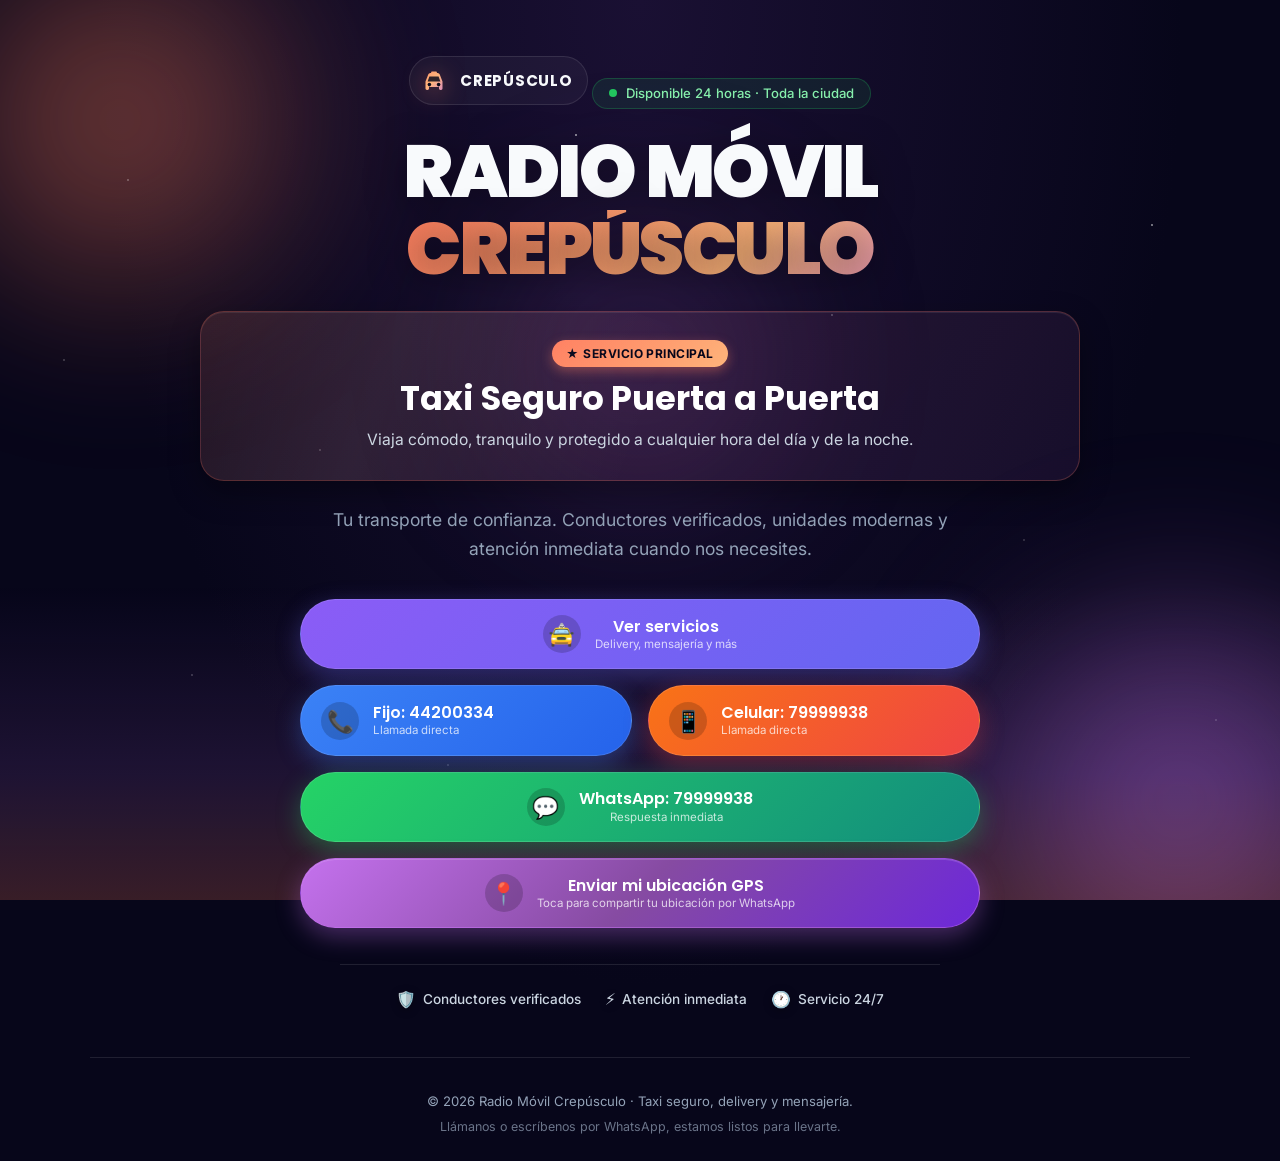
<file: index.html>
<!DOCTYPE html>
<html lang="es">
<head>
    <meta charset="UTF-8">
    <meta name="viewport" content="width=device-width, initial-scale=1.0">
    <title>Radio Móvil Crepúsculo — Taxi Seguro 24/7</title>
    <meta name="description" content="Radio Móvil Crepúsculo: taxi seguro puerta a puerta, delivery, mensajería y más. Disponible 24 horas, toda la ciudad.">
    <!-- Fuentes -->
    <link rel="preconnect" href="https://fonts.googleapis.com">
    <link rel="preconnect" href="https://fonts.gstatic.com" crossorigin>
    <link href="https://fonts.googleapis.com/css2?family=Poppins:wght@300;400;500;600;700;800;900&family=Inter:wght@400;500;600&display=swap" rel="stylesheet">
    <link rel="stylesheet" href="styles.css">
</head>
<body>

    <!-- Fondo atmosférico: gradiente crepúsculo + orbes + estrellas -->
    <div class="sky-bg" aria-hidden="true">
        <div class="orb orb-1"></div>
        <div class="orb orb-2"></div>
        <div class="orb orb-3"></div>
        <div class="stars"></div>
        <div class="dusk-horizon"></div>
    </div>

    <header class="hero-section">
        <div class="hero-content">

            <!-- Logo / Marca -->
            <div class="brand">
                <div class="brand-mark" aria-hidden="true">
                    <svg viewBox="0 0 48 48" fill="none" xmlns="http://www.w3.org/2000/svg">
                        <defs>
                            <linearGradient id="taxiGrad" x1="0" y1="0" x2="48" y2="48" gradientUnits="userSpaceOnUse">
                                <stop stop-color="#ff7e5f"/>
                                <stop offset="0.5" stop-color="#feb47b"/>
                                <stop offset="1" stop-color="#c471ed"/>
                            </linearGradient>
                        </defs>
                        <path d="M12 26L16 16C16.6 14.8 17.8 14 19.2 14H28.8C30.2 14 31.4 14.8 32 16L36 26V36C36 37.1 35.1 38 34 38H33C31.9 38 31 37.1 31 36V34H17V36C17 37.1 16.1 38 15 38H14C12.9 38 12 37.1 12 36V26Z" fill="url(#taxiGrad)"/>
                        <path d="M21 12H27C27.6 12 28 12.4 28 13V15H20V13C20 12.4 20.4 12 21 12Z" fill="url(#taxiGrad)"/>
                        <circle cx="17.5" cy="30.5" r="2.5" fill="#0a0a1a"/>
                        <circle cx="30.5" cy="30.5" r="2.5" fill="#0a0a1a"/>
                        <path d="M15 26H33L30.5 19H17.5L15 26Z" fill="#0a0a1a" opacity="0.85"/>
                    </svg>
                </div>
                <span class="brand-name">Crepúsculo</span>
            </div>

            <!-- Badge disponible 24/7 -->
            <div class="availability">
                <span class="pulse-dot"></span>
                <span>Disponible 24 horas · Toda la ciudad</span>
            </div>

            <h1 class="modern-title">
                Radio Móvil<br>
                <span class="gradient-text">Crepúsculo</span>
            </h1>

            <!-- Servicio Principal destacado -->
            <div class="main-service">
                <span class="badge">★ Servicio Principal</span>
                <h2>Taxi Seguro Puerta a Puerta</h2>
                <p class="main-service-desc">Viaja cómodo, tranquilo y protegido a cualquier hora del día y de la noche.</p>
            </div>

            <p class="subtitle">Tu transporte de confianza. Conductores verificados, unidades modernas y atención inmediata cuando nos necesites.</p>

            <!-- Botones de Acción -->
            <div class="contact-container">
                <a href="services.html" class="btn btn-services">
                    <span class="btn-icon">🚖</span>
                    <span class="btn-text">
                        <span class="btn-label">Ver servicios</span>
                        <span class="btn-sub">Delivery, mensajería y más</span>
                    </span>
                </a>

                <a href="tel:44200334" class="btn btn-phone">
                    <span class="btn-icon">📞</span>
                    <span class="btn-text">
                        <span class="btn-label">Fijo: 44200334</span>
                        <span class="btn-sub">Llamada directa</span>
                    </span>
                </a>

                <a href="tel:79999938" class="btn btn-mobile-call">
                    <span class="btn-icon">📱</span>
                    <span class="btn-text">
                        <span class="btn-label">Celular: 79999938</span>
                        <span class="btn-sub">Llamada directa</span>
                    </span>
                </a>

                <a href="https://wa.me/59179999938?text=Hola%20Radio%20Móvil%20Crepúsculo,%20deseo%20solicitar%20un%20móvil." target="_blank" rel="noopener" class="btn btn-whatsapp">
                    <span class="btn-icon">💬</span>
                    <span class="btn-text">
                        <span class="btn-label">WhatsApp: 79999938</span>
                        <span class="btn-sub">Respuesta inmediata</span>
                    </span>
                </a>

                <!-- Botón GPS: funciona en smartphone (GPS real) y PC (geolocalización del navegador) -->
                <button type="button" id="gpsBtn" class="btn btn-gps" aria-live="polite">
                    <span class="btn-icon" id="gpsBtnIcon">📍</span>
                    <span class="btn-text">
                        <span class="btn-label" id="gpsBtnLabel">Enviar mi ubicación GPS</span>
                        <span class="btn-sub" id="gpsBtnSub">Toca para compartir tu ubicación por WhatsApp</span>
                    </span>
                </button>
            </div>

            <!-- Mensaje de estado del GPS (feedback inline) -->
            <div id="gpsStatus" class="gps-status" role="status" hidden></div>

            <!-- Franja de confianza -->
            <div class="trust-strip">
                <div class="trust-item">
                    <span class="trust-icon">🛡️</span>
                    <span>Conductores verificados</span>
                </div>
                <div class="trust-item">
                    <span class="trust-icon">⚡</span>
                    <span>Atención inmediata</span>
                </div>
                <div class="trust-item">
                    <span class="trust-icon">🕐</span>
                    <span>Servicio 24/7</span>
                </div>
            </div>

        </div>
    </header>

    <footer class="site-footer">
        <p>© <span id="year"></span> Radio Móvil Crepúsculo · Taxi seguro, delivery y mensajería.</p>
        <p class="footer-tag">Llámanos o escríbenos por WhatsApp, estamos listos para llevarte.</p>
    </footer>

    <script src="main.js" defer></script>

</body>
</html>
</file>
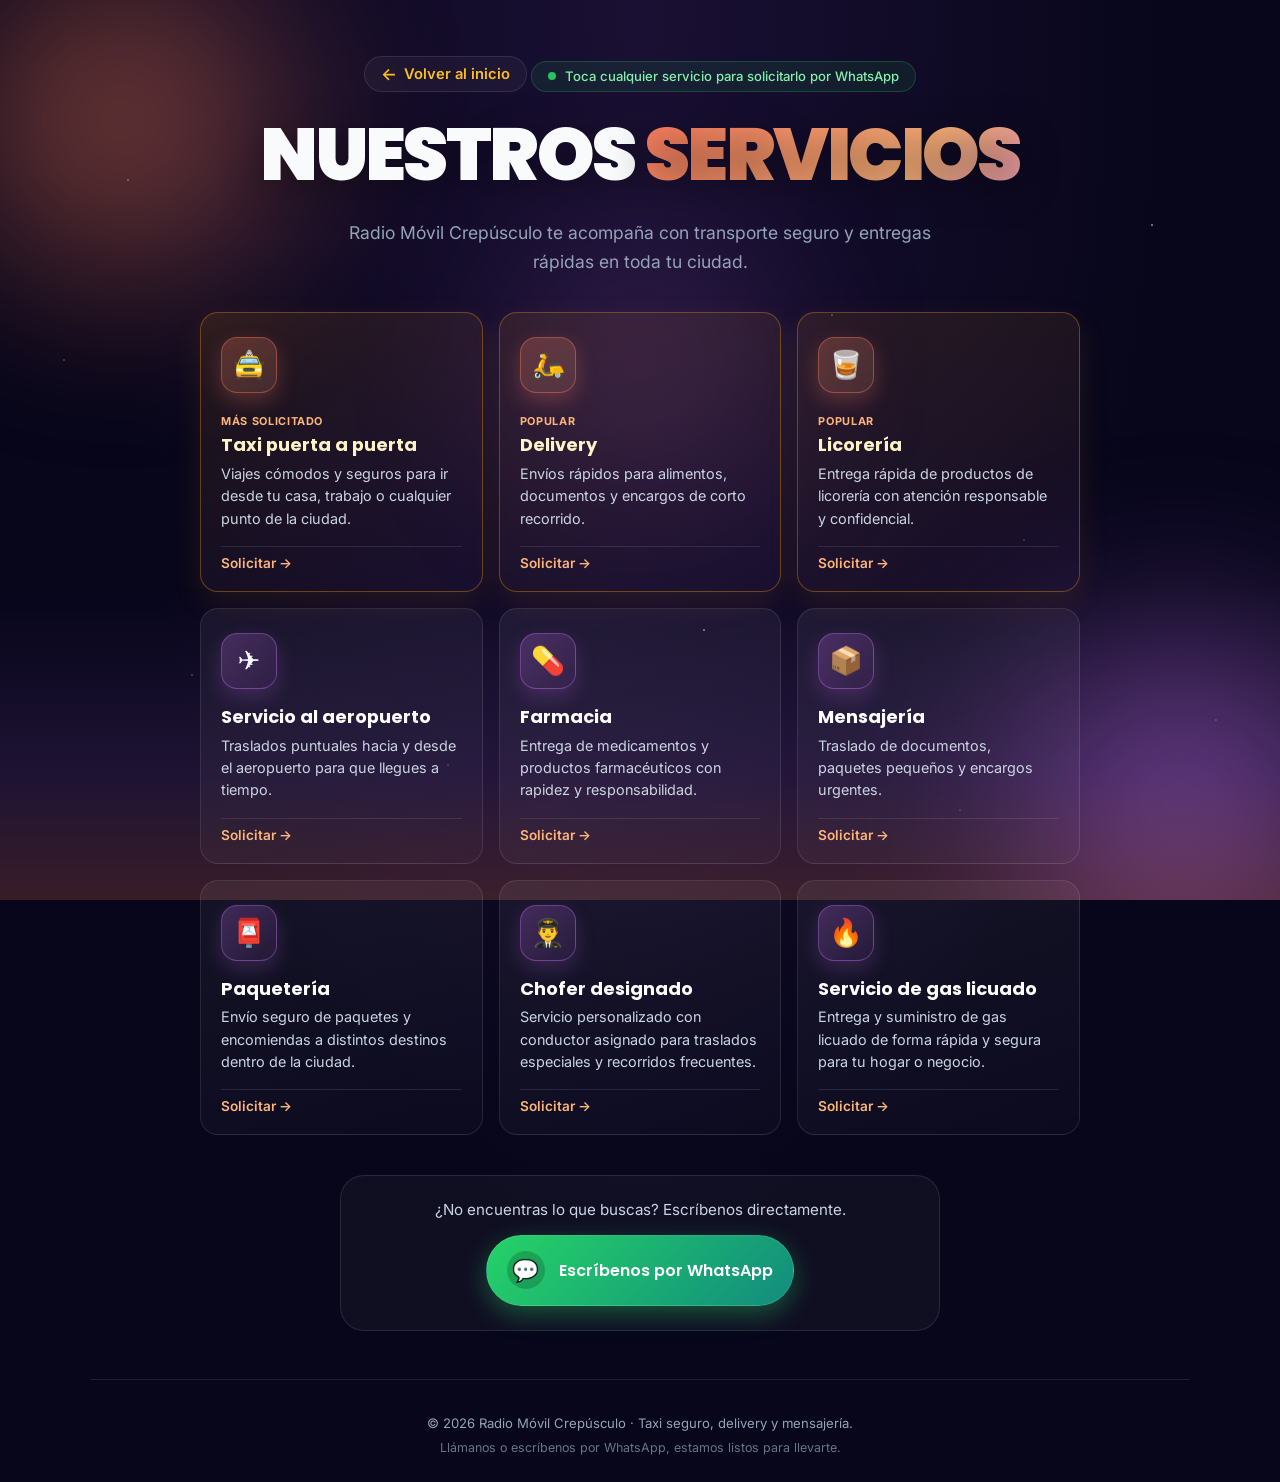
<file: services.html>
<!DOCTYPE html>
<html lang="es">
<head>
    <meta charset="UTF-8">
    <meta name="viewport" content="width=device-width, initial-scale=1.0">
    <title>Servicios — Radio Móvil Crepúsculo</title>
    <meta name="description" content="Servicios de Radio Móvil Crepúsculo: taxi puerta a puerta, delivery, mensajería, paquetería, aeropuerto, chofer designado y más.">
    <link rel="preconnect" href="https://fonts.googleapis.com">
    <link rel="preconnect" href="https://fonts.gstatic.com" crossorigin>
    <link href="https://fonts.googleapis.com/css2?family=Poppins:wght@300;400;500;600;700;800;900&family=Inter:wght@400;500;600&display=swap" rel="stylesheet">
    <link rel="stylesheet" href="styles.css">
</head>
<body>

    <!-- Fondo atmosférico -->
    <div class="sky-bg" aria-hidden="true">
        <div class="orb orb-1"></div>
        <div class="orb orb-2"></div>
        <div class="orb orb-3"></div>
        <div class="stars"></div>
        <div class="dusk-horizon"></div>
    </div>

    <header class="hero-section services-hero">
        <div class="hero-content">

            <a href="index.html" class="back-link">
                <span class="back-arrow">←</span> Volver al inicio
            </a>

            <div class="availability">
                <span class="pulse-dot"></span>
                <span>Toca cualquier servicio para solicitarlo por WhatsApp</span>
            </div>

            <h1 class="modern-title">
                Nuestros <span class="gradient-text">Servicios</span>
            </h1>

            <p class="subtitle">Radio Móvil Crepúsculo te acompaña con transporte seguro y entregas rápidas en toda tu ciudad.</p>

            <div class="services-grid">

                <a href="https://wa.me/59179999938?text=Hola,%20necesito%20solicitar%20un%20Taxi%20puerta%20a%20puerta" target="_blank" rel="noopener" class="service-card service-link featured-service">
                    <div class="service-icon-wrap icon-orange">🚖</div>
                    <div class="service-body">
                        <span class="service-tag">Más solicitado</span>
                        <h3>Taxi puerta a puerta</h3>
                        <p>Viajes cómodos y seguros para ir desde tu casa, trabajo o cualquier punto de la ciudad.</p>
                    </div>
                    <span class="service-cta">Solicitar →</span>
                </a>

                <a href="https://wa.me/59179999938?text=Hola,%20necesito%20solicitar%20un%20Delivery" target="_blank" rel="noopener" class="service-card service-link featured-service">
                    <div class="service-icon-wrap icon-orange">🛵</div>
                    <div class="service-body">
                        <span class="service-tag">Popular</span>
                        <h3>Delivery</h3>
                        <p>Envíos rápidos para alimentos, documentos y encargos de corto recorrido.</p>
                    </div>
                    <span class="service-cta">Solicitar →</span>
                </a>

                <a href="https://wa.me/59179999938?text=Hola,%20necesito%20solicitar%20un%20servicio%20de%20Licorería" target="_blank" rel="noopener" class="service-card service-link featured-service">
                    <div class="service-icon-wrap icon-orange">🥃</div>
                    <div class="service-body">
                        <span class="service-tag">Popular</span>
                        <h3>Licorería</h3>
                        <p>Entrega rápida de productos de licorería con atención responsable y confidencial.</p>
                    </div>
                    <span class="service-cta">Solicitar →</span>
                </a>

                <a href="https://wa.me/59179999938?text=Hola,%20necesito%20solicitar%20un%20servicio%20al%20aeropuerto" target="_blank" rel="noopener" class="service-card service-link">
                    <div class="service-icon-wrap icon-purple">✈️</div>
                    <div class="service-body">
                        <h3>Servicio al aeropuerto</h3>
                        <p>Traslados puntuales hacia y desde el aeropuerto para que llegues a tiempo.</p>
                    </div>
                    <span class="service-cta">Solicitar →</span>
                </a>

                <a href="https://wa.me/59179999938?text=Hola,%20necesito%20solicitar%20un%20servicio%20de%20Farmacia" target="_blank" rel="noopener" class="service-card service-link">
                    <div class="service-icon-wrap icon-purple">💊</div>
                    <div class="service-body">
                        <h3>Farmacia</h3>
                        <p>Entrega de medicamentos y productos farmacéuticos con rapidez y responsabilidad.</p>
                    </div>
                    <span class="service-cta">Solicitar →</span>
                </a>

                <a href="https://wa.me/59179999938?text=Hola,%20necesito%20solicitar%20un%20servicio%20de%20Mensajería" target="_blank" rel="noopener" class="service-card service-link">
                    <div class="service-icon-wrap icon-purple">📦</div>
                    <div class="service-body">
                        <h3>Mensajería</h3>
                        <p>Traslado de documentos, paquetes pequeños y encargos urgentes.</p>
                    </div>
                    <span class="service-cta">Solicitar →</span>
                </a>

                <a href="https://wa.me/59179999938?text=Hola,%20necesito%20solicitar%20un%20servicio%20de%20Paquetería" target="_blank" rel="noopener" class="service-card service-link">
                    <div class="service-icon-wrap icon-purple">📮</div>
                    <div class="service-body">
                        <h3>Paquetería</h3>
                        <p>Envío seguro de paquetes y encomiendas a distintos destinos dentro de la ciudad.</p>
                    </div>
                    <span class="service-cta">Solicitar →</span>
                </a>

                <a href="https://wa.me/59179999938?text=Hola,%20necesito%20solicitar%20un%20Chofer%20designado" target="_blank" rel="noopener" class="service-card service-link">
                    <div class="service-icon-wrap icon-purple">👨‍✈️</div>
                    <div class="service-body">
                        <h3>Chofer designado</h3>
                        <p>Servicio personalizado con conductor asignado para traslados especiales y recorridos frecuentes.</p>
                    </div>
                    <span class="service-cta">Solicitar →</span>
                </a>

                <a href="https://wa.me/59179999938?text=Hola,%20necesito%20solicitar%20un%20servicio%20de%20Gas%20Licuado" target="_blank" rel="noopener" class="service-card service-link">
                    <div class="service-icon-wrap icon-purple">🔥</div>
                    <div class="service-body">
                        <h3>Servicio de gas licuado</h3>
                        <p>Entrega y suministro de gas licuado de forma rápida y segura para tu hogar o negocio.</p>
                    </div>
                    <span class="service-cta">Solicitar →</span>
                </a>

            </div>

            <!-- CTA inferior -->
            <div class="services-bottom-cta">
                <p>¿No encuentras lo que buscas? Escríbenos directamente.</p>
                <a href="https://wa.me/59179999938?text=Hola%20Radio%20Móvil%20Crepúsculo,%20tengo%20una%20consulta." target="_blank" rel="noopener" class="btn btn-whatsapp inline-cta">
                    <span class="btn-icon">💬</span>
                    <span class="btn-text">
                        <span class="btn-label">Escríbenos por WhatsApp</span>
                    </span>
                </a>
            </div>

        </div>
    </header>

    <footer class="site-footer">
        <p>© <span id="year"></span> Radio Móvil Crepúsculo · Taxi seguro, delivery y mensajería.</p>
        <p class="footer-tag">Llámanos o escríbenos por WhatsApp, estamos listos para llevarte.</p>
    </footer>

    <script>
        document.getElementById('year').textContent = new Date().getFullYear();
    </script>

</body>
</html>
</file>
<file: styles.css>
/* =========================================================
   Radio Móvil Crepúsculo — Sistema de diseño
   Tema: atardecer nocturno (naranja → púrpura)
   ========================================================= */

/* Reset */
*, *::before, *::after {
    margin: 0;
    padding: 0;
    box-sizing: border-box;
}

:root {
    /* Paleta crepúsculo */
    --bg-deep:        #07061a;
    --bg-mid:         #1a1033;
    --bg-soft:        #2a1a4a;

    --twilight-1:     #ff7e5f;
    --twilight-2:     #feb47b;
    --twilight-3:     #c471ed;
    --twilight-4:     #864ba2;

    --accent-gold:    #fbbf24;
    --accent-amber:   #f59e0b;

    --whatsapp:       #25d366;
    --phone-blue:     #3b82f6;
    --mobile-red:     #ef4444;
    --mobile-orange:  #f97316;

    --text:           #f8fafc;
    --text-soft:      #cbd5e1;
    --text-muted:     #94a3b8;

    --glass-bg:       rgba(255, 255, 255, 0.04);
    --glass-border:   rgba(255, 255, 255, 0.10);
    --glass-bg-hi:    rgba(255, 255, 255, 0.08);

    --shadow-sm:      0 4px 12px rgba(0, 0, 0, 0.25);
    --shadow-md:      0 12px 30px rgba(0, 0, 0, 0.35);
    --shadow-glow:    0 0 40px rgba(196, 113, 237, 0.25);

    --radius-sm:      12px;
    --radius-md:      18px;
    --radius-lg:      24px;
    --radius-pill:    999px;

    --ease-out:       cubic-bezier(0.16, 1, 0.3, 1);
}

/* Base */
html { scroll-behavior: smooth; }

body {
    font-family: 'Inter', 'Poppins', system-ui, -apple-system, sans-serif;
    color: var(--text);
    min-height: 100vh;
    padding: 1.5rem 1rem 0;
    display: flex;
    flex-direction: column;
    align-items: center;
    justify-content: center;
    background: radial-gradient(ellipse at top, var(--bg-mid) 0%, var(--bg-deep) 60%);
    overflow-x: hidden;
    position: relative;
}

/* =========================================================
   FONDO ATMOSFÉRICO
   ========================================================= */
.sky-bg {
    position: fixed;
    inset: 0;
    z-index: -1;
    pointer-events: none;
    overflow: hidden;
}

/* Orbes de luz difusos */
.orb {
    position: absolute;
    border-radius: 50%;
    filter: blur(80px);
    opacity: 0.55;
    animation: float 18s ease-in-out infinite;
}
.orb-1 {
    width: 480px; height: 480px;
    background: radial-gradient(circle, var(--twilight-1) 0%, transparent 70%);
    top: -120px; left: -120px;
}
.orb-2 {
    width: 520px; height: 520px;
    background: radial-gradient(circle, var(--twilight-3) 0%, transparent 70%);
    bottom: -160px; right: -160px;
    animation-delay: -6s;
}
.orb-3 {
    width: 380px; height: 380px;
    background: radial-gradient(circle, var(--twilight-4) 0%, transparent 70%);
    top: 40%; left: 50%;
    transform: translate(-50%, -50%);
    opacity: 0.35;
    animation-delay: -12s;
}

/* Horizonte crepúsculo */
.dusk-horizon {
    position: absolute;
    bottom: 0; left: 0; right: 0;
    height: 35vh;
    background: linear-gradient(to top,
        rgba(255, 126, 95, 0.20) 0%,
        rgba(196, 113, 237, 0.12) 40%,
        transparent 100%);
    pointer-events: none;
}

/* Estrellas titilantes */
.stars {
    position: absolute;
    inset: 0;
    background-image:
        radial-gradient(1px 1px at 10% 20%,  rgba(255,255,255,0.8), transparent),
        radial-gradient(1px 1px at 25% 50%,  rgba(255,255,255,0.6), transparent),
        radial-gradient(1.5px 1.5px at 45% 15%, rgba(255,255,255,0.9), transparent),
        radial-gradient(1px 1px at 65% 35%,  rgba(255,255,255,0.7), transparent),
        radial-gradient(1px 1px at 80% 60%,  rgba(255,255,255,0.5), transparent),
        radial-gradient(1.5px 1.5px at 90% 25%, rgba(255,255,255,0.8), transparent),
        radial-gradient(1px 1px at 15% 75%,  rgba(255,255,255,0.6), transparent),
        radial-gradient(1px 1px at 35% 85%,  rgba(255,255,255,0.5), transparent),
        radial-gradient(1.5px 1.5px at 55% 70%, rgba(255,255,255,0.7), transparent),
        radial-gradient(1px 1px at 75% 90%,  rgba(255,255,255,0.4), transparent),
        radial-gradient(1px 1px at 5%  40%,  rgba(255,255,255,0.6), transparent),
        radial-gradient(1px 1px at 95% 80%,  rgba(255,255,255,0.5), transparent);
    background-repeat: no-repeat;
    animation: twinkle 6s ease-in-out infinite alternate;
}

@keyframes float {
    0%, 100% { transform: translate(0, 0) scale(1); }
    50%      { transform: translate(30px, -20px) scale(1.08); }
}
.orb-3 {
    animation-name: float-center;
}
@keyframes float-center {
    0%, 100% { transform: translate(-50%, -50%) scale(1); }
    50%      { transform: translate(-45%, -55%) scale(1.12); }
}
@keyframes twinkle {
    0%   { opacity: 0.4; }
    100% { opacity: 1; }
}

/* =========================================================
   LAYOUT GENERAL
   ========================================================= */
.hero-section {
    width: 100%;
    max-width: 1100px;
    text-align: center;
    padding: 2rem 1.25rem 1rem;
    position: relative;
    z-index: 1;
}

.hero-content {
    max-width: 880px;
    margin: 0 auto;
    animation: fadeUp 0.9s var(--ease-out) both;
}

@keyframes fadeUp {
    from { opacity: 0; transform: translateY(24px); }
    to   { opacity: 1; transform: translateY(0); }
}

/* =========================================================
   MARCA / LOGO
   ========================================================= */
.brand {
    display: inline-flex;
    align-items: center;
    gap: 0.6rem;
    padding: 0.4rem 0.9rem 0.4rem 0.4rem;
    margin-bottom: 1.5rem;
    background: var(--glass-bg);
    border: 1px solid var(--glass-border);
    border-radius: var(--radius-pill);
    backdrop-filter: blur(12px);
    -webkit-backdrop-filter: blur(12px);
}

.brand-mark {
    width: 34px; height: 34px;
    display: grid; place-items: center;
    filter: drop-shadow(0 4px 12px rgba(255, 126, 95, 0.45));
}

.brand-name {
    font-family: 'Poppins', sans-serif;
    font-weight: 700;
    font-size: 0.95rem;
    letter-spacing: 0.05em;
    color: var(--text);
    text-transform: uppercase;
}

/* =========================================================
   AVAILABILITY BADGE (24/7)
   ========================================================= */
.availability {
    display: inline-flex;
    align-items: center;
    gap: 0.55rem;
    padding: 0.4rem 1rem;
    margin-bottom: 1.5rem;
    background: rgba(34, 197, 94, 0.10);
    border: 1px solid rgba(34, 197, 94, 0.25);
    border-radius: var(--radius-pill);
    font-size: 0.82rem;
    font-weight: 500;
    color: #86efac;
    backdrop-filter: blur(10px);
    -webkit-backdrop-filter: blur(10px);
}

.pulse-dot {
    width: 8px; height: 8px;
    border-radius: 50%;
    background: #22c55e;
    box-shadow: 0 0 0 0 rgba(34, 197, 94, 0.7);
    animation: pulse 2s infinite;
}

@keyframes pulse {
    0%   { box-shadow: 0 0 0 0   rgba(34, 197, 94, 0.7); }
    70%  { box-shadow: 0 0 0 10px rgba(34, 197, 94, 0); }
    100% { box-shadow: 0 0 0 0   rgba(34, 197, 94, 0); }
}

/* =========================================================
   TÍTULO PRINCIPAL
   ========================================================= */
.modern-title {
    font-family: 'Poppins', sans-serif;
    font-size: clamp(2.4rem, 7vw, 4.6rem);
    font-weight: 900;
    line-height: 1.05;
    letter-spacing: -0.035em;
    margin-bottom: 1.5rem;
    text-transform: uppercase;
    text-shadow: 0 8px 40px rgba(0, 0, 0, 0.4);
}

.gradient-text {
    background: linear-gradient(135deg, var(--twilight-1) 0%, var(--twilight-2) 35%, var(--twilight-3) 70%, var(--twilight-4) 100%);
    background-size: 200% 200%;
    -webkit-background-clip: text;
    background-clip: text;
    -webkit-text-fill-color: transparent;
    color: transparent;
    display: inline-block;
    animation: gradient-shift 8s ease infinite;
}

@keyframes gradient-shift {
    0%, 100% { background-position: 0% 50%; }
    50%      { background-position: 100% 50%; }
}

/* =========================================================
   SERVICIO PRINCIPAL DESTACADO
   ========================================================= */
.main-service {
    background: linear-gradient(135deg,
        rgba(255, 126, 95, 0.10) 0%,
        rgba(196, 113, 237, 0.08) 100%);
    border: 1px solid rgba(255, 126, 95, 0.25);
    padding: 1.75rem 1.5rem;
    border-radius: var(--radius-lg);
    margin-bottom: 1.5rem;
    backdrop-filter: blur(20px);
    -webkit-backdrop-filter: blur(20px);
    box-shadow: var(--shadow-md), inset 0 1px 0 rgba(255, 255, 255, 0.08);
    position: relative;
    overflow: hidden;
}

.main-service::before {
    content: "";
    position: absolute;
    top: -50%; left: -10%;
    width: 60%; height: 200%;
    background: linear-gradient(90deg, transparent, rgba(255, 255, 255, 0.06), transparent);
    transform: rotate(20deg);
    pointer-events: none;
}

.badge {
    background: linear-gradient(135deg, var(--twilight-1), var(--twilight-2));
    color: var(--bg-deep);
    padding: 0.35rem 0.9rem;
    border-radius: var(--radius-pill);
    font-size: 0.75rem;
    font-weight: 700;
    text-transform: uppercase;
    letter-spacing: 0.04em;
    display: inline-block;
    margin-bottom: 0.75rem;
    box-shadow: 0 4px 12px rgba(255, 126, 95, 0.4);
}

.main-service h2 {
    font-family: 'Poppins', sans-serif;
    font-size: clamp(1.5rem, 4vw, 2.1rem);
    color: #ffffff;
    font-weight: 700;
    line-height: 1.2;
}

.main-service-desc {
    margin-top: 0.5rem;
    color: var(--text-soft);
    font-size: 0.98rem;
    line-height: 1.6;
}

/* =========================================================
   SUBTÍTULO
   ========================================================= */
.subtitle {
    font-size: clamp(0.98rem, 1.6vw, 1.1rem);
    color: var(--text-muted);
    font-weight: 400;
    line-height: 1.65;
    max-width: 620px;
    margin: 0 auto 2.25rem;
}

/* =========================================================
   BOTONES DE CONTACTO
   ========================================================= */
.contact-container {
    display: grid;
    grid-template-columns: 1fr;
    gap: 0.85rem;
    justify-content: center;
    align-items: stretch;
    width: 100%;
    max-width: 540px;
    margin: 0 auto;
}

.btn {
    text-decoration: none;
    padding: 0.95rem 1.25rem;
    border-radius: var(--radius-pill);
    display: flex;
    align-items: center;
    gap: 0.9rem;
    transition: transform 0.25s var(--ease-out),
                box-shadow 0.25s var(--ease-out),
                filter 0.25s var(--ease-out);
    position: relative;
    overflow: hidden;
    border: 1px solid rgba(255, 255, 255, 0.12);
    isolation: isolate;
}

.btn::after {
    content: "";
    position: absolute;
    inset: 0;
    background: linear-gradient(120deg, transparent 30%, rgba(255,255,255,0.18) 50%, transparent 70%);
    transform: translateX(-100%);
    transition: transform 0.6s var(--ease-out);
    z-index: 1;
}

.btn:hover {
    transform: translateY(-3px);
    filter: brightness(1.08);
}
.btn:hover::after { transform: translateX(100%); }
.btn:active { transform: translateY(-1px) scale(0.99); }

.btn-icon {
    font-size: 1.35rem;
    width: 38px; height: 38px;
    display: grid; place-items: center;
    background: rgba(0, 0, 0, 0.18);
    border-radius: 50%;
    flex-shrink: 0;
    z-index: 2;
}

.btn-text {
    display: flex;
    flex-direction: column;
    align-items: flex-start;
    line-height: 1.2;
    z-index: 2;
}

.btn-label {
    font-family: 'Poppins', sans-serif;
    font-weight: 600;
    font-size: 1rem;
    color: #ffffff;
}

.btn-sub {
    font-size: 0.72rem;
    font-weight: 400;
    color: rgba(255, 255, 255, 0.75);
    margin-top: 2px;
}

/* Variantes */
.btn-services {
    background: linear-gradient(135deg, #8b5cf6, #6366f1);
    color: white;
    box-shadow: 0 8px 24px rgba(99, 102, 241, 0.35);
}

.btn-phone {
    background: linear-gradient(135deg, #3b82f6, #2563eb);
    color: white;
    box-shadow: 0 8px 24px rgba(59, 130, 246, 0.35);
}

.btn-mobile-call {
    background: linear-gradient(135deg, #f97316, #ef4444);
    color: white;
    box-shadow: 0 8px 24px rgba(239, 68, 68, 0.35);
}

.btn-whatsapp {
    background: linear-gradient(135deg, #25d366, #128c7e);
    color: white;
    box-shadow: 0 8px 24px rgba(37, 211, 102, 0.35);
}

.inline-cta {
    display: inline-flex;
    max-width: 320px;
    margin: 0.75rem auto 0;
}

/* =========================================================
   TRUST STRIP
   ========================================================= */
.trust-strip {
    display: flex;
    flex-wrap: wrap;
    justify-content: center;
    gap: 0.5rem 1.5rem;
    margin: 2.25rem auto 0;
    padding-top: 1.5rem;
    border-top: 1px solid var(--glass-border);
    max-width: 600px;
}

.trust-item {
    display: inline-flex;
    align-items: center;
    gap: 0.4rem;
    font-size: 0.85rem;
    color: var(--text-soft);
    font-weight: 500;
}

.trust-icon {
    font-size: 1rem;
    filter: drop-shadow(0 2px 4px rgba(0,0,0,0.3));
}

/* =========================================================
   PÁGINA DE SERVICIOS
   ========================================================= */
.services-hero {
    max-width: 1200px;
}

.back-link {
    display: inline-flex;
    align-items: center;
    gap: 0.4rem;
    color: var(--accent-gold);
    text-decoration: none;
    font-weight: 600;
    font-size: 0.92rem;
    margin-bottom: 1.5rem;
    padding: 0.45rem 1rem;
    border-radius: var(--radius-pill);
    background: var(--glass-bg);
    border: 1px solid var(--glass-border);
    backdrop-filter: blur(10px);
    -webkit-backdrop-filter: blur(10px);
    transition: all 0.2s var(--ease-out);
}

.back-link:hover {
    background: var(--glass-bg-hi);
    transform: translateX(-3px);
    color: #fde68a;
}

.back-arrow {
    font-size: 1.05rem;
}

.services-grid {
    display: grid;
    grid-template-columns: repeat(auto-fill, minmax(260px, 1fr));
    gap: 1rem;
    margin: 2rem 0 0;
    text-align: left;
}

/* Tarjeta de servicio */
.service-card {
    position: relative;
    background: linear-gradient(160deg,
        rgba(255, 255, 255, 0.06) 0%,
        rgba(255, 255, 255, 0.02) 100%);
    border: 1px solid var(--glass-border);
    border-radius: var(--radius-md);
    padding: 1.5rem 1.25rem 1.25rem;
    color: var(--text);
    text-decoration: none;
    display: flex;
    flex-direction: column;
    gap: 1rem;
    backdrop-filter: blur(14px);
    -webkit-backdrop-filter: blur(14px);
    transition: transform 0.3s var(--ease-out),
                border-color 0.3s var(--ease-out),
                box-shadow 0.3s var(--ease-out),
                background 0.3s var(--ease-out);
    overflow: hidden;
    isolation: isolate;
}

.service-card::before {
    content: "";
    position: absolute;
    inset: 0;
    background: radial-gradient(circle at top right,
        rgba(255, 126, 95, 0.18) 0%,
        transparent 50%);
    opacity: 0;
    transition: opacity 0.4s var(--ease-out);
    z-index: -1;
}

.service-card:hover {
    transform: translateY(-6px);
    border-color: rgba(255, 126, 95, 0.55);
    background: linear-gradient(160deg,
        rgba(255, 255, 255, 0.09) 0%,
        rgba(255, 255, 255, 0.04) 100%);
    box-shadow: 0 20px 40px rgba(0, 0, 0, 0.4),
                0 0 30px rgba(255, 126, 95, 0.15);
}
.service-card:hover::before { opacity: 1; }

.service-icon-wrap {
    width: 56px; height: 56px;
    display: grid; place-items: center;
    font-size: 1.7rem;
    border-radius: 16px;
    background: rgba(255, 255, 255, 0.06);
    border: 1px solid var(--glass-border);
    flex-shrink: 0;
    transition: transform 0.3s var(--ease-out);
}

.service-card:hover .service-icon-wrap {
    transform: scale(1.08) rotate(-4deg);
}

.icon-orange {
    background: linear-gradient(135deg, rgba(255, 126, 95, 0.25), rgba(254, 180, 123, 0.15));
    border-color: rgba(255, 126, 95, 0.4);
    box-shadow: 0 8px 20px rgba(255, 126, 95, 0.25);
}
.icon-purple {
    background: linear-gradient(135deg, rgba(196, 113, 237, 0.25), rgba(134, 75, 162, 0.15));
    border-color: rgba(196, 113, 237, 0.4);
    box-shadow: 0 8px 20px rgba(196, 113, 237, 0.2);
}

.service-body {
    flex: 1;
}

.service-tag {
    display: inline-block;
    font-size: 0.68rem;
    font-weight: 700;
    text-transform: uppercase;
    letter-spacing: 0.06em;
    color: var(--twilight-2);
    margin-bottom: 0.35rem;
}

.service-card h3 {
    font-family: 'Poppins', sans-serif;
    font-size: 1.12rem;
    font-weight: 700;
    color: #ffffff;
    margin-bottom: 0.4rem;
    line-height: 1.3;
}

.service-card p {
    color: var(--text-soft);
    line-height: 1.55;
    font-size: 0.9rem;
}

.service-cta {
    display: inline-block;
    align-self: flex-start;
    font-size: 0.85rem;
    font-weight: 600;
    color: var(--twilight-2);
    padding-top: 0.5rem;
    border-top: 1px solid var(--glass-border);
    width: 100%;
    transition: color 0.2s ease, transform 0.2s ease;
}

.service-card:hover .service-cta {
    color: #ffffff;
    transform: translateX(4px);
}

/* Servicios destacados (featured) */
.featured-service {
    border-color: rgba(245, 158, 11, 0.35);
    background: linear-gradient(160deg,
        rgba(245, 158, 11, 0.10) 0%,
        rgba(196, 113, 237, 0.05) 100%);
    box-shadow: 0 10px 30px rgba(245, 158, 11, 0.10);
}

.featured-service:hover {
    border-color: rgba(245, 158, 11, 0.7);
    box-shadow: 0 20px 40px rgba(245, 158, 11, 0.20);
}

.featured-service h3 {
    color: #fef3c7;
}

/* CTA inferior de servicios */
.services-bottom-cta {
    margin: 2.5rem auto 0;
    padding: 1.5rem 1.25rem;
    background: var(--glass-bg);
    border: 1px solid var(--glass-border);
    border-radius: var(--radius-lg);
    backdrop-filter: blur(14px);
    -webkit-backdrop-filter: blur(14px);
    text-align: center;
    max-width: 600px;
}

.services-bottom-cta p {
    color: var(--text-soft);
    margin-bottom: 0.25rem;
    font-size: 0.95rem;
}

/* =========================================================
   FOOTER
   ========================================================= */
.site-footer {
    width: 100%;
    max-width: 1100px;
    text-align: center;
    padding: 2rem 1.25rem 1.5rem;
    margin-top: 2rem;
    color: var(--text-muted);
    font-size: 0.82rem;
    line-height: 1.7;
    border-top: 1px solid var(--glass-border);
    position: relative;
    z-index: 1;
}

.footer-tag {
    color: rgba(148, 163, 184, 0.7);
    font-size: 0.78rem;
    margin-top: 0.2rem;
}

/* =========================================================
   BOTÓN GPS — enviar ubicación
   ========================================================= */
.btn-gps {
    /* Botón (no <a>) — hereda .btn, con estilo crepúsculo */
    width: 100%;
    cursor: pointer;
    font-family: inherit;
    background: linear-gradient(135deg, #c471ed 0%, #864ba2 50%, #6d28d9 100%);
    color: #ffffff;
    box-shadow: 0 8px 24px rgba(196, 113, 237, 0.35),
                inset 0 1px 0 rgba(255, 255, 255, 0.15);
    border: 1px solid rgba(196, 113, 237, 0.5);
    grid-column: span 1;
    position: relative;
}

.btn-gps:hover:not(:disabled) {
    transform: translateY(-3px);
    filter: brightness(1.08);
    box-shadow: 0 12px 30px rgba(196, 113, 237, 0.5);
}

.btn-gps:disabled {
    cursor: progress;
    opacity: 0.9;
}

/* Estados visuales del botón GPS */
.btn-gps.is-loading {
    background: linear-gradient(135deg, #6d28d9, #5b21b6);
    pointer-events: none;
}

.btn-gps.is-success {
    background: linear-gradient(135deg, #16a34a, #15803d);
    border-color: rgba(34, 197, 94, 0.6);
    box-shadow: 0 8px 24px rgba(34, 197, 94, 0.4);
}

.btn-gps.is-error {
    background: linear-gradient(135deg, #dc2626, #b91c1c);
    border-color: rgba(239, 68, 68, 0.6);
    box-shadow: 0 8px 24px rgba(239, 68, 68, 0.35);
    animation: shake 0.4s ease;
}

@keyframes shake {
    0%, 100% { transform: translateX(0); }
    25%      { transform: translateX(-5px); }
    75%      { transform: translateX(5px); }
}

/* Spinner para el icono en estado loading */
.btn-icon.spin {
    animation: spin 1s linear infinite;
    display: inline-block;
}
@keyframes spin {
    from { transform: rotate(0deg); }
    to   { transform: rotate(360deg); }
}

/* Mensaje de estado inline debajo del botón */
.gps-status {
    max-width: 540px;
    margin: 1rem auto 0;
    padding: 0.75rem 1rem;
    border-radius: var(--radius-md);
    font-size: 0.88rem;
    line-height: 1.5;
    text-align: center;
    backdrop-filter: blur(12px);
    -webkit-backdrop-filter: blur(12px);
    opacity: 0;
    transform: translateY(-6px);
    transition: opacity 0.3s var(--ease-out), transform 0.3s var(--ease-out);
    pointer-events: none;
}

.gps-status.visible {
    opacity: 1;
    transform: translateY(0);
    pointer-events: auto;
}

.gps-status.info {
    background: rgba(99, 102, 241, 0.12);
    border: 1px solid rgba(99, 102, 241, 0.35);
    color: #c7d2fe;
}

.gps-status.success {
    background: rgba(34, 197, 94, 0.12);
    border: 1px solid rgba(34, 197, 94, 0.35);
    color: #86efac;
}

.gps-status.error {
    background: rgba(239, 68, 68, 0.12);
    border: 1px solid rgba(239, 68, 68, 0.35);
    color: #fecaca;
}

/* =========================================================
   RESPONSIVE
   ========================================================= */

/* Tablets — 2 columnas en botones */
@media (min-width: 720px) {
    .contact-container {
        grid-template-columns: 1fr 1fr;
        max-width: 680px;
    }
    .btn-services,
    .btn-whatsapp,
    .btn-gps {
        grid-column: span 2;
        justify-content: center;
    }
    .btn-services .btn-text,
    .btn-whatsapp .btn-text,
    .btn-gps .btn-text {
        align-items: center;
    }
}

/* Desktop — 2 columnas plenas */
@media (min-width: 980px) {
    .contact-container {
        grid-template-columns: 1fr 1fr;
        gap: 1rem;
    }
    .btn-services,
    .btn-whatsapp,
    .btn-gps {
        grid-column: span 2;
    }
}

/* Móvil pequeño */
@media (max-width: 480px) {
    body { padding: 1rem 0.5rem 0; }
    .hero-section { padding: 1.5rem 1rem 1rem; }
    .btn { padding: 0.85rem 1rem; }
    .btn-icon { width: 34px; height: 34px; font-size: 1.2rem; }
    .btn-label { font-size: 0.92rem; }
    .services-grid { grid-template-columns: 1fr; }
    .trust-strip { gap: 0.4rem 1rem; }
    .trust-item { font-size: 0.78rem; }
}

/* Reducción de movimiento */
@media (prefers-reduced-motion: reduce) {
    *, *::before, *::after {
        animation-duration: 0.01ms !important;
        animation-iteration-count: 1 !important;
        transition-duration: 0.01ms !important;
    }
}
</file>
